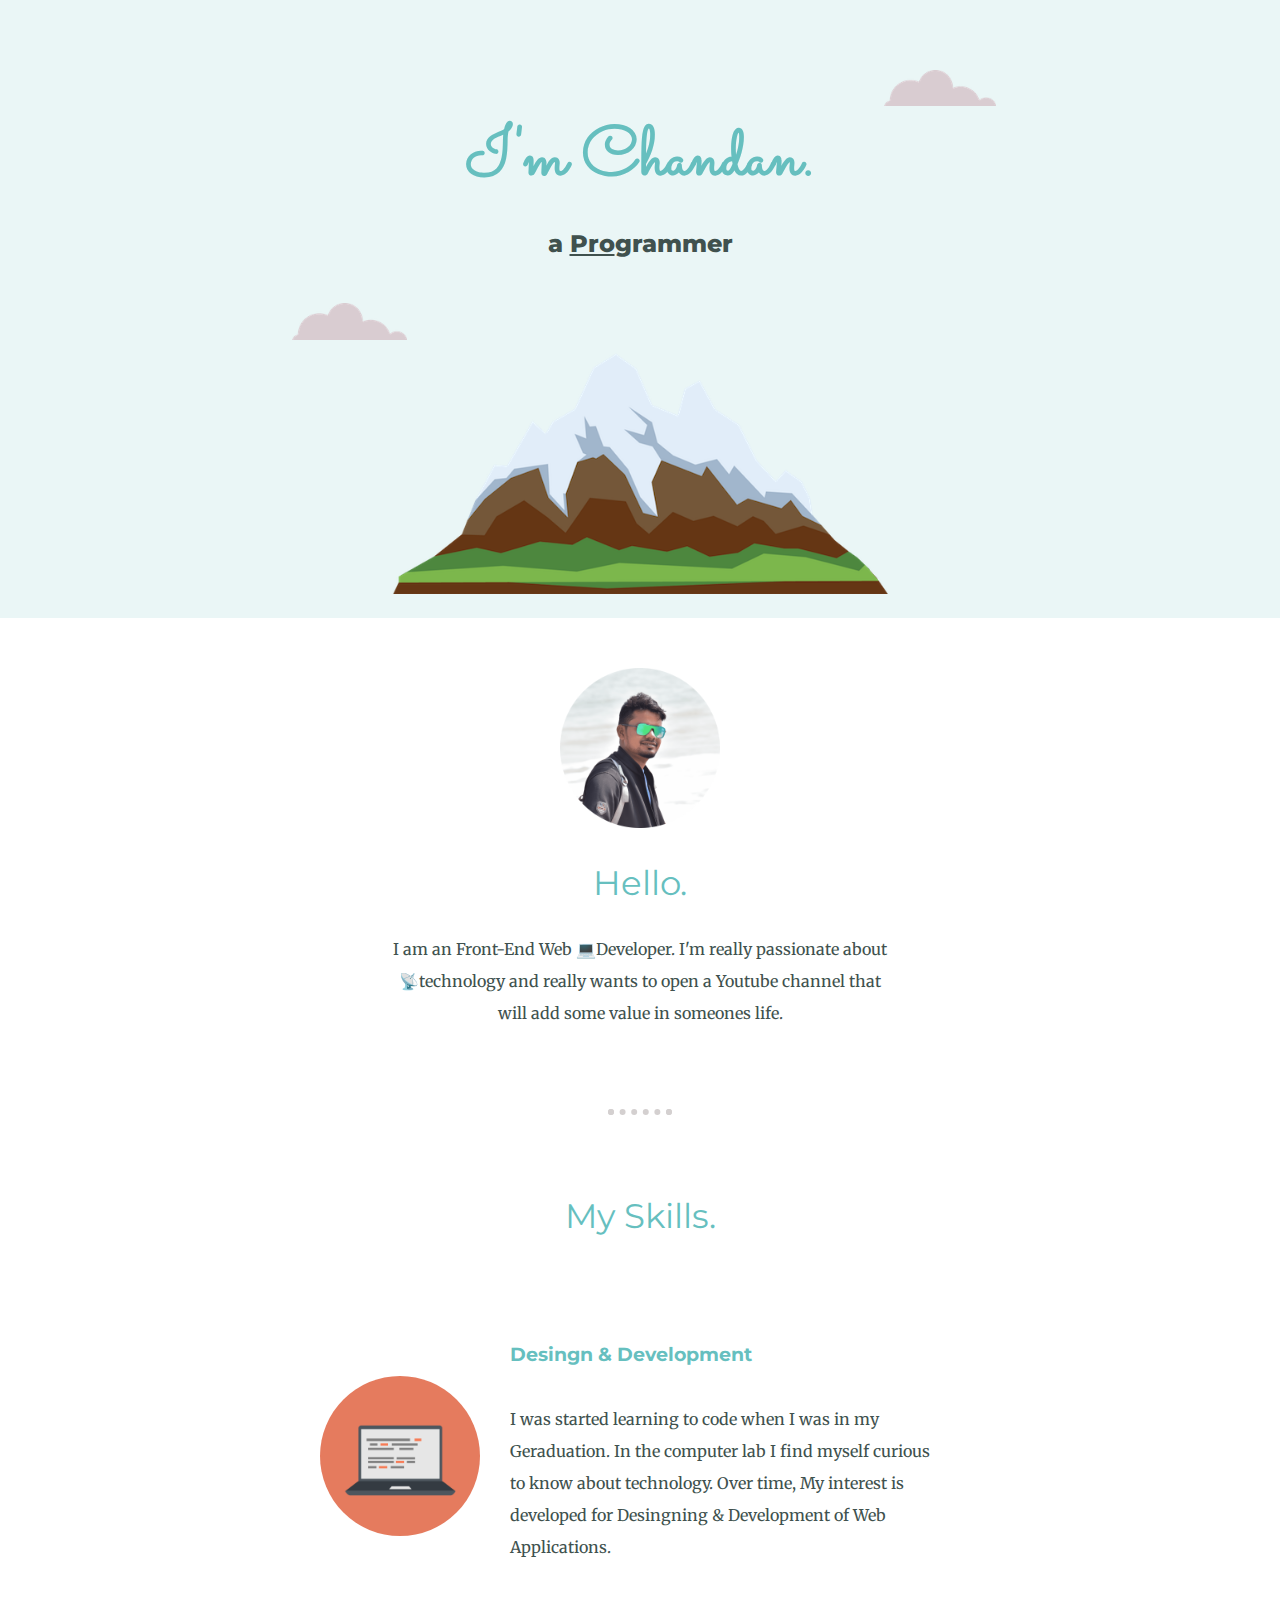
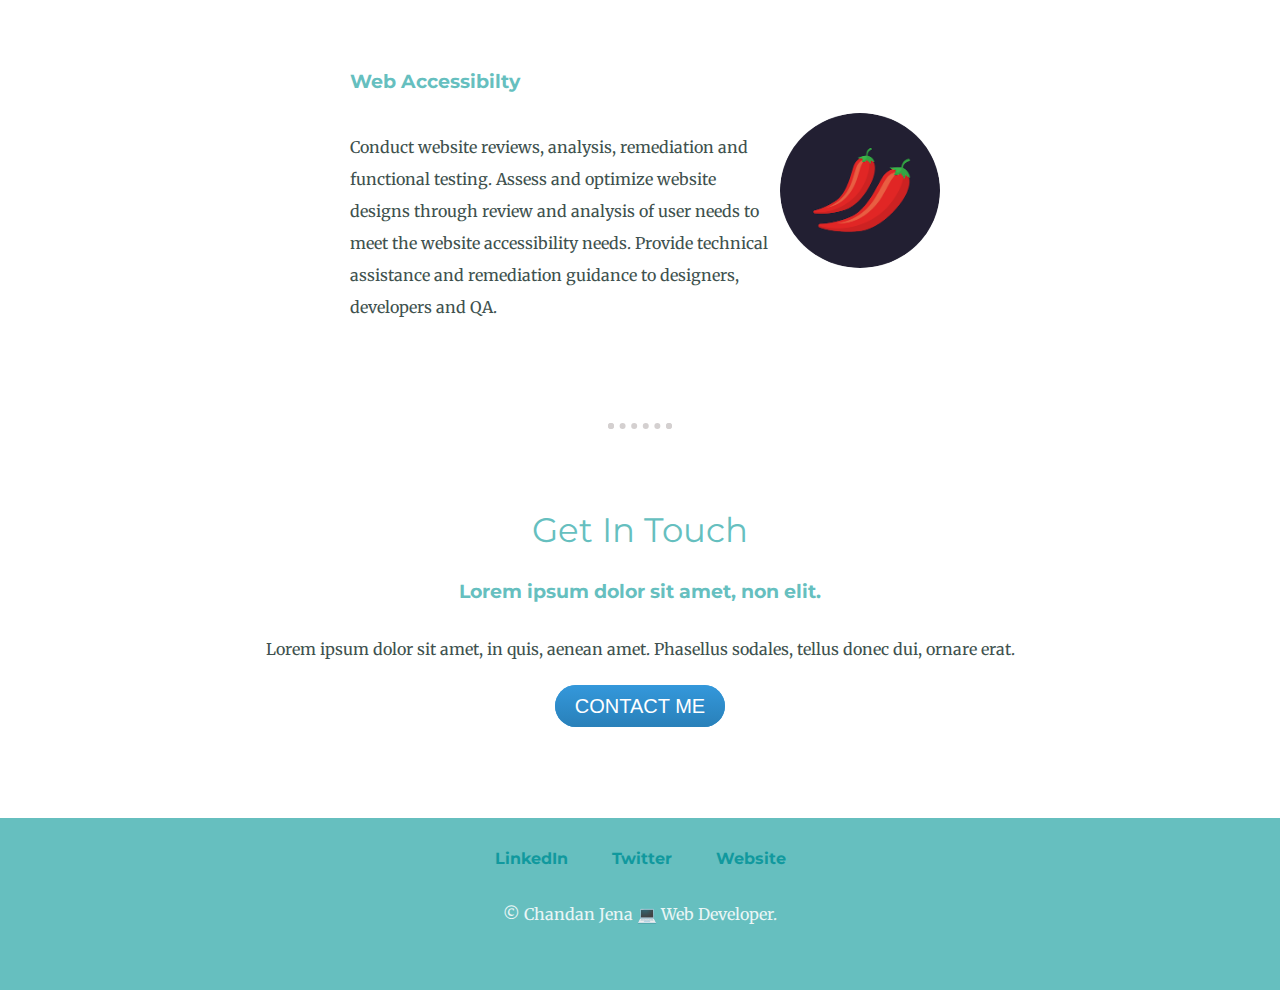
<file: index.html>
<!DOCTYPE html>
<html lang="en">
<head>
    <meta charset="UTF-8">
    <meta http-equiv="X-UA-Compatible" content="IE=edge">
    <meta name="viewport" content="width=device-width, initial-scale=1.0">
    <title>Chandan  Jena Portfolio</title>
    <link rel="stylesheet" href="CSS/style.css">
    <link rel="preconnect" href="https://fonts.googleapis.com">
    <link rel="preconnect" href="https://fonts.gstatic.com" crossorigin>
    <link href="https://fonts.googleapis.com/css2?family=Merriweather:ital@1&family=Montserrat:ital@1&family=Sacramento&display=swap" rel="stylesheet">
</head>
<body>
<!-------------------------------TOP CONTAINER------------------------------->
    <div class="top-container">
        <img class="top-cloud" src="IMG/cloud.png" alt="cloud-img">
        <h1>I'm Chandan.</h1>
        <p>a <span class="pro">Pro</span>grammer</p>
        <img class="bottom-cloud" src="IMG/cloud.png" alt="cloud-img">
        <img class="mountain" src="IMG/mountain.png" alt="mountain-img">
    </div>
<!-------------------------------MIDDLE CONTAINER------------------------------->
<div class="middle-container">
    <div class="profile">
      <img src="IMG/JC1.png" alt="">
      <h2>Hello.</h2>
      <p class="intro">I am an Front-End Web 💻Developer. I'm really passionate about 📡technology and really wants to 
      open a Youtube channel that will add some value in someones life.</p>
    </div>
    <hr>
    <div class="skills">
      <h2>My Skills.</h2>
      <div class="skill-row">
        <img class="computer" src="IMG/computer.png" alt="">
        <h3>Desingn & Development</h3>
        <p>I was started learning to code when I was in my Geraduation. In the computer lab I find myself curious to know about technology. 
          Over time, My interest is developed for Desingning & Development of Web Applications.</p>
      </div>
      <div class="skill-row-chillies">
        <img class="chillies" src="IMG/chillies.png" alt="">
        <h3>Web Accessibilty</h3>
        <p>Conduct website reviews, analysis, remediation and functional testing. Assess and optimize website designs through review and analysis 
          of user needs to meet the website accessibility needs. Provide technical assistance and remediation guidance to designers, developers and 
          QA.</p>
      </div>
    </div>
    <hr>
    <div class="contact-me">
      <h2>Get In Touch</h2>
      <h3>Lorem ipsum dolor sit amet, non elit.</h3>
      <p>Lorem ipsum dolor sit amet, in quis, aenean amet. Phasellus sodales, tellus donec dui, ornare erat.</p>
      <a class="btn" href="mailto:cjena443@gmail.com">CONTACT ME</a>
    </div>
  </div>
  <!-------------------------------BOTTOM CONTAINER------------------------------->
  <div class="bottom-container">
    <a class="footer-link" href="https://www.linkedin.com/">LinkedIn</a>
    <a class="footer-link" href="https://twitter.com/">Twitter</a>
    <a class="footer-link" href="https://www.appbrewery.co/">Website</a>
    <p>© Chandan Jena 💻 Web Developer.</p>
  </div>
</body>
</html>
</file>
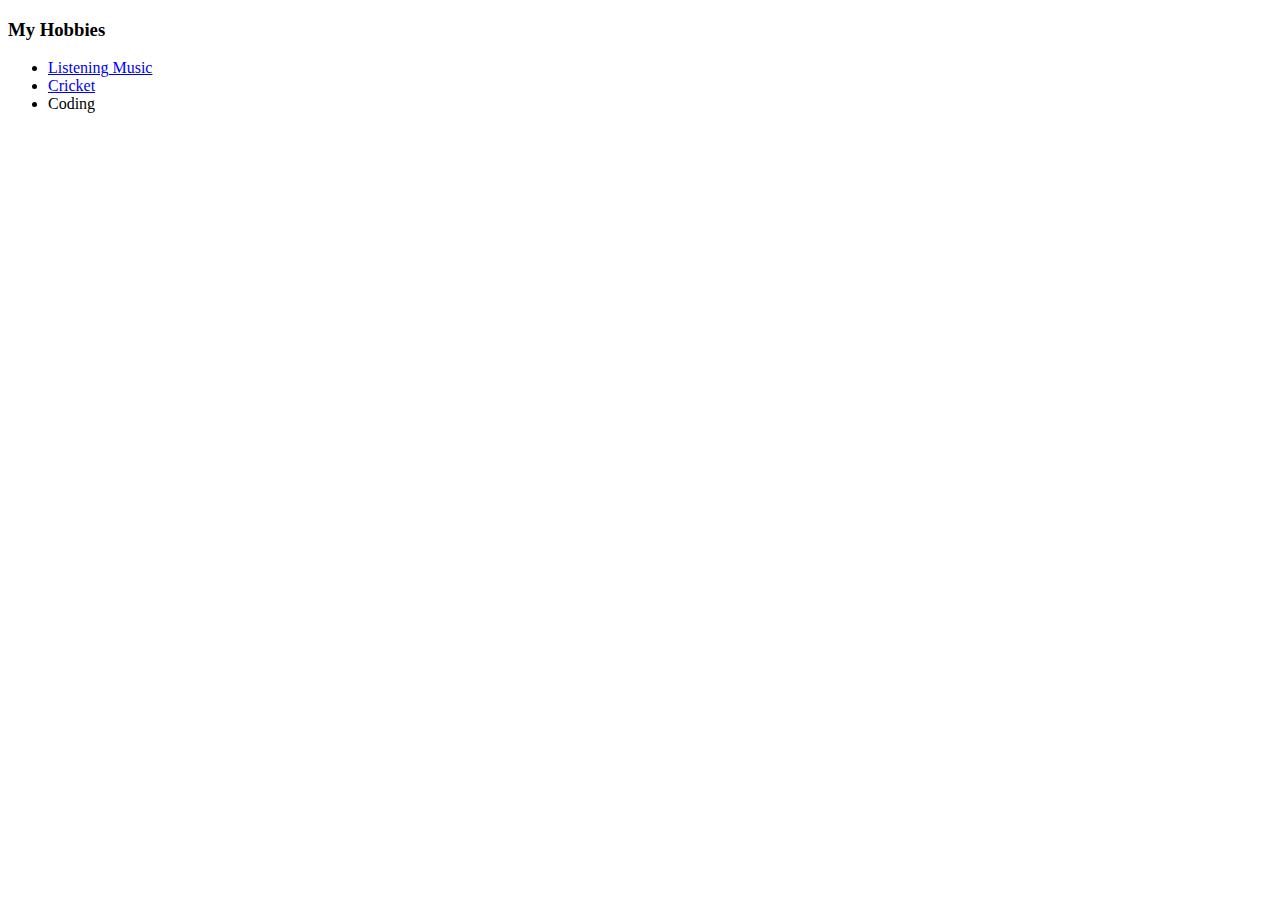
<file: hobbies.html>
<!DOCTYPE html>
<html lang="en">
<head>
    <meta charset="UTF-8">
    <meta http-equiv="X-UA-Compatible" content="IE=edge">
    <meta name="viewport" content="width=device-width, initial-scale=1.0">
    <title>Document</title>
</head>
<body>
    <h3>My Hobbies</h3>
    <ul>
        <li><a href="https://www.google.com/search?q=Listening+Music&oq=Listening+Music&aqs=chrome..69i57.8079j0j15&sourceid=chrome&ie=UTF-8">Listening Music</a></li>
        <li><a href="https://www.google.com/search?q=playing+cricket+meaning&sxsrf=AJOqlzXVUmIgjagE135Ojth_tYyxtniemA%3A1678528772692&ei=BFEMZJbsKZL54-EPg7WpkAE&oq=cricket+meaning&gs_lcp=[base64]&sclient=gws-wiz-serp">Cricket</a></li>
        <li>Coding</li>
    </ul>
</body>
</html>
</file>
<file: CSS/style.css>
* {
    margin: 0px;
    border: 0px solid black;
    padding: 0px;
}

body {
    text-align: center;
    font-family: 'Merriweather', serif;
}   
/**********************FONT STYLING****************************/
h1 {
    margin: auto;
    width: fit-content;
    height: 80px;
    font-family: 'Sacramento', cursive;
    font-size: 4.3em;
    color: #66BFBF;
}

.top-container p {
    font-weight: 800;
    color: #66 BFBF;
    font-size: 1.5rem;
    font-family: 'Montserrat', sans-serif;
}

h2 {
    color: #66BFBF;
    font-family: 'Montserrat', sans-serif;
    font-size: 2.1rem;
    margin: 30px 0px;
    font-weight: normal;
}

h3 {
    font-family: 'Montserrat', sans-serif;
    color: #66BFBF
}

.pro {
    text-decoration: underline;
   }
   

a {
    color: #11999E;
}

p {
    line-height: 2;
    color: #40514E;

}

hr {
    margin: 80px auto;
    border: dotted #d4d0d0 6px;
    border-bottom: none;
    width: 4%;
}

.intro {
    width: 40%;
    margin: auto;
}


/**********************TOP CONTAINER****************************/
.top-container {
    background-color: #EAF6F6;
    margin-left: 0px;
    padding: 20px;
    margin: 0px;
} 

.top-cloud{
    position: relative;
    margin: 50px 200px 0px 800px;
    width: 9%;
}

.bottom-cloud{
    position: absolute;
    margin: 5px 100px 0px -100px;
    width: 9%;
}

.mountain {
    width: 40%;
}


/**********************MIDDLE CONTAINER****************************/
.middle-container {
    padding: 50px 0;
    margin-bottom: 50px;
} 

.profile img {
    height: 160px;
    width: 160px;
}

.skill-row {
    margin: 100px auto;
    width: 50%;
    line-height: 2;
    text-align: left;
} 

.skill-row-chillies {
    margin: 100px auto;
    width: 50%;
    line-height: 2;
    text-align: left;
}

.skill-row-chillies h3 { 
  margin-left: 30px;
}

.skill-row-chillies p { 
    
   }


.computer {
    border-radius: 50%;
    float: left;
    width: 25%;
    margin: 40px 30px 0px 0px;
}


.chillies {
    border-radius: 50%;
    float: right;
    width: 25%;
    margin: 50px 20px 0px 5px;
}


.contact-me h3, p {
    margin: 30px;
}

.btn {
    background: #3498db;
    background-image: -webkit-linear-gradient(top, #3498db, #2980b9);
    background-image: -moz-linear-gradient(top, #3498db, #2980b9);
    background-image: -ms-linear-gradient(top, #3498db, #2980b9);
    background-image: -o-linear-gradient(top, #3498db, #2980b9);
    background-image: linear-gradient(to bottom, #3498db, #2980b9);
    -webkit-border-radius: 28;
    -moz-border-radius: 28;
    border-radius: 28px;
    font-family: Arial;
    color: #ffffff;
    font-size: 20px;
    padding: 10px 20px 10px 20px;
    text-decoration: none;
  }
  
  .btn:hover {
    background: #3cb0fd;
    background-image: -webkit-linear-gradient(top, #3cb0fd, #3498db);
    background-image: -moz-linear-gradient(top, #3cb0fd, #3498db);
    background-image: -ms-linear-gradient(top, #3cb0fd, #3498db);
    background-image: -o-linear-gradient(top, #3cb0fd, #3498db);
    background-image: linear-gradient(to bottom, #3cb0fd, #3498db);
    text-decoration: none;
  }


/**********************BOTTOM CONTAINER****************************/
.bottom-container {
    background-color: #66BFBF;
    margin: 0px;
    padding: 30px;
} 

.footer-link {
    margin: 20px;
    color: #11999E;
    text-decoration: none;
    font-family: 'Montserrat', sans-serif;
    font-weight: bold;
}

.footer-link:hover {
    margin: 20px;
    color: #EAF6F6;
    text-decoration: none;
    font-family: 'Montserrat', sans-serif;
    font-weight: bold;
}

.bottom-container p {
    color: #EAF6F6;
}
</file>
